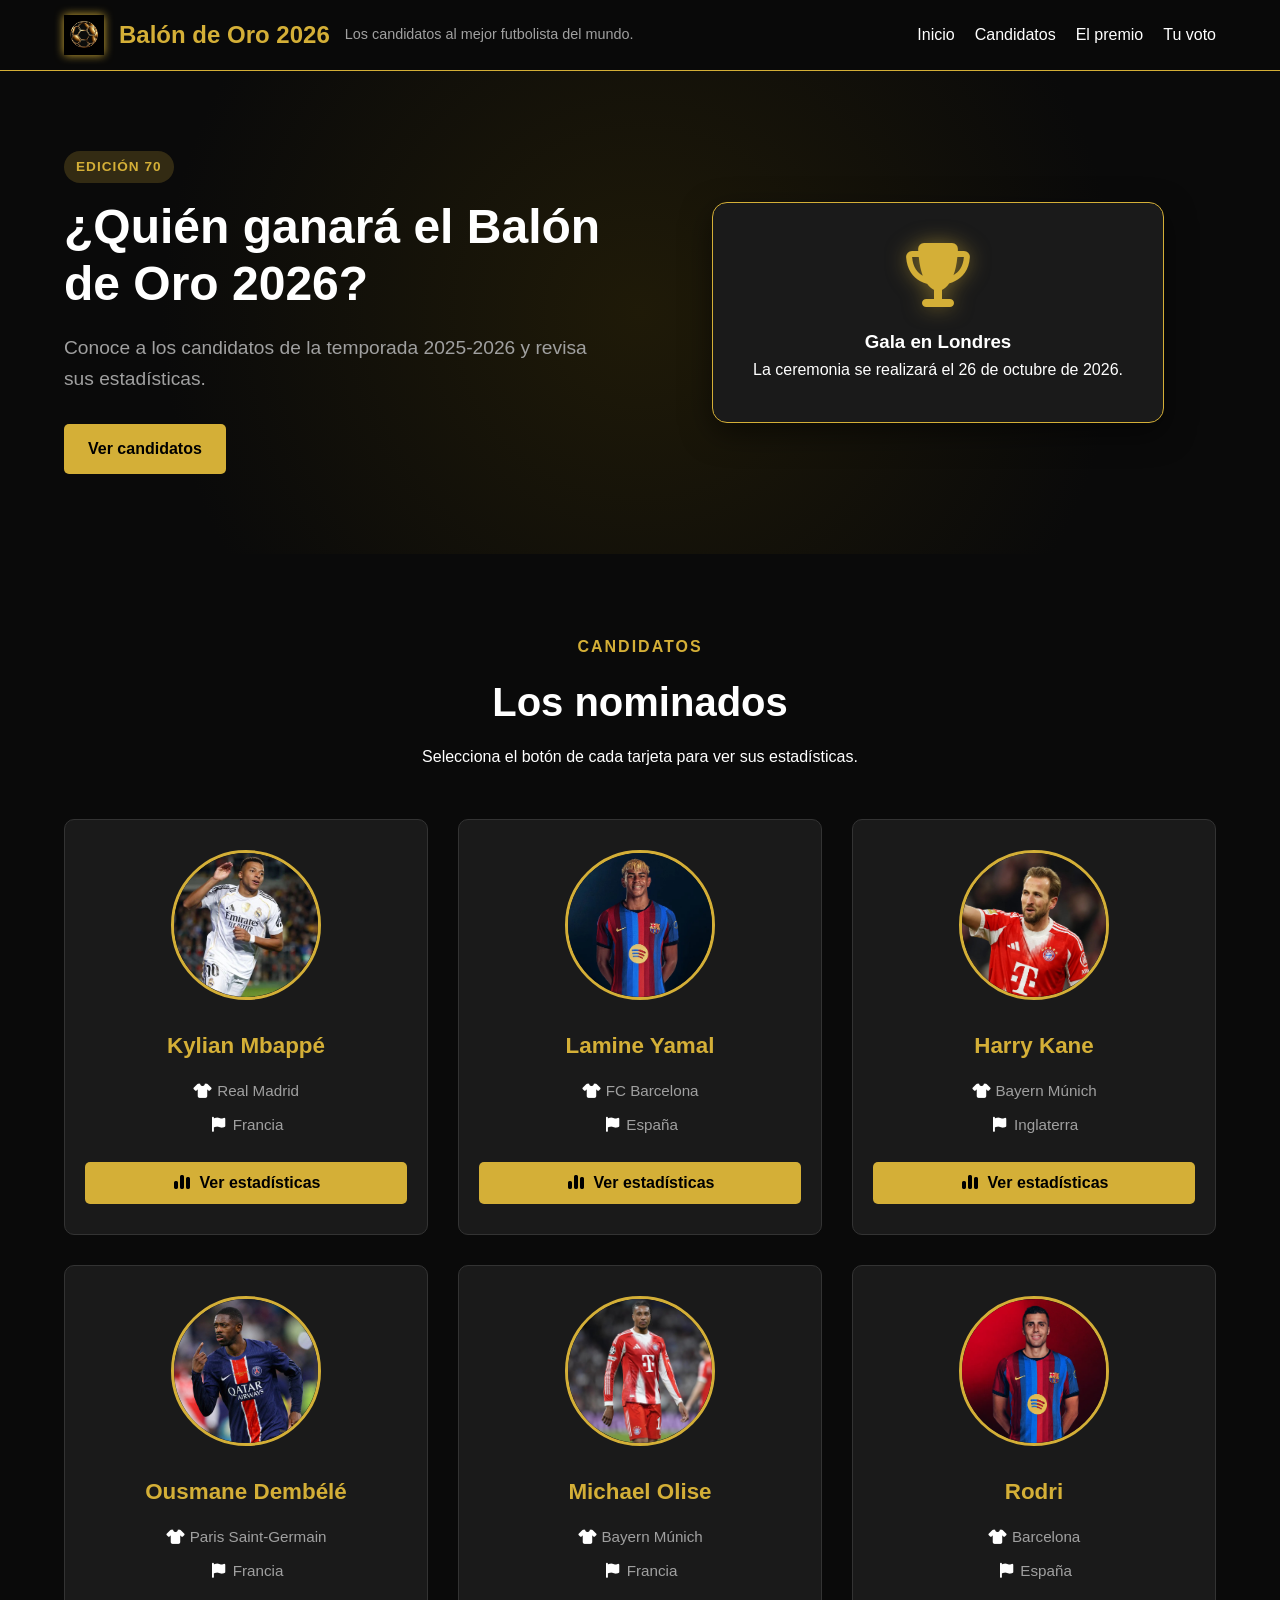
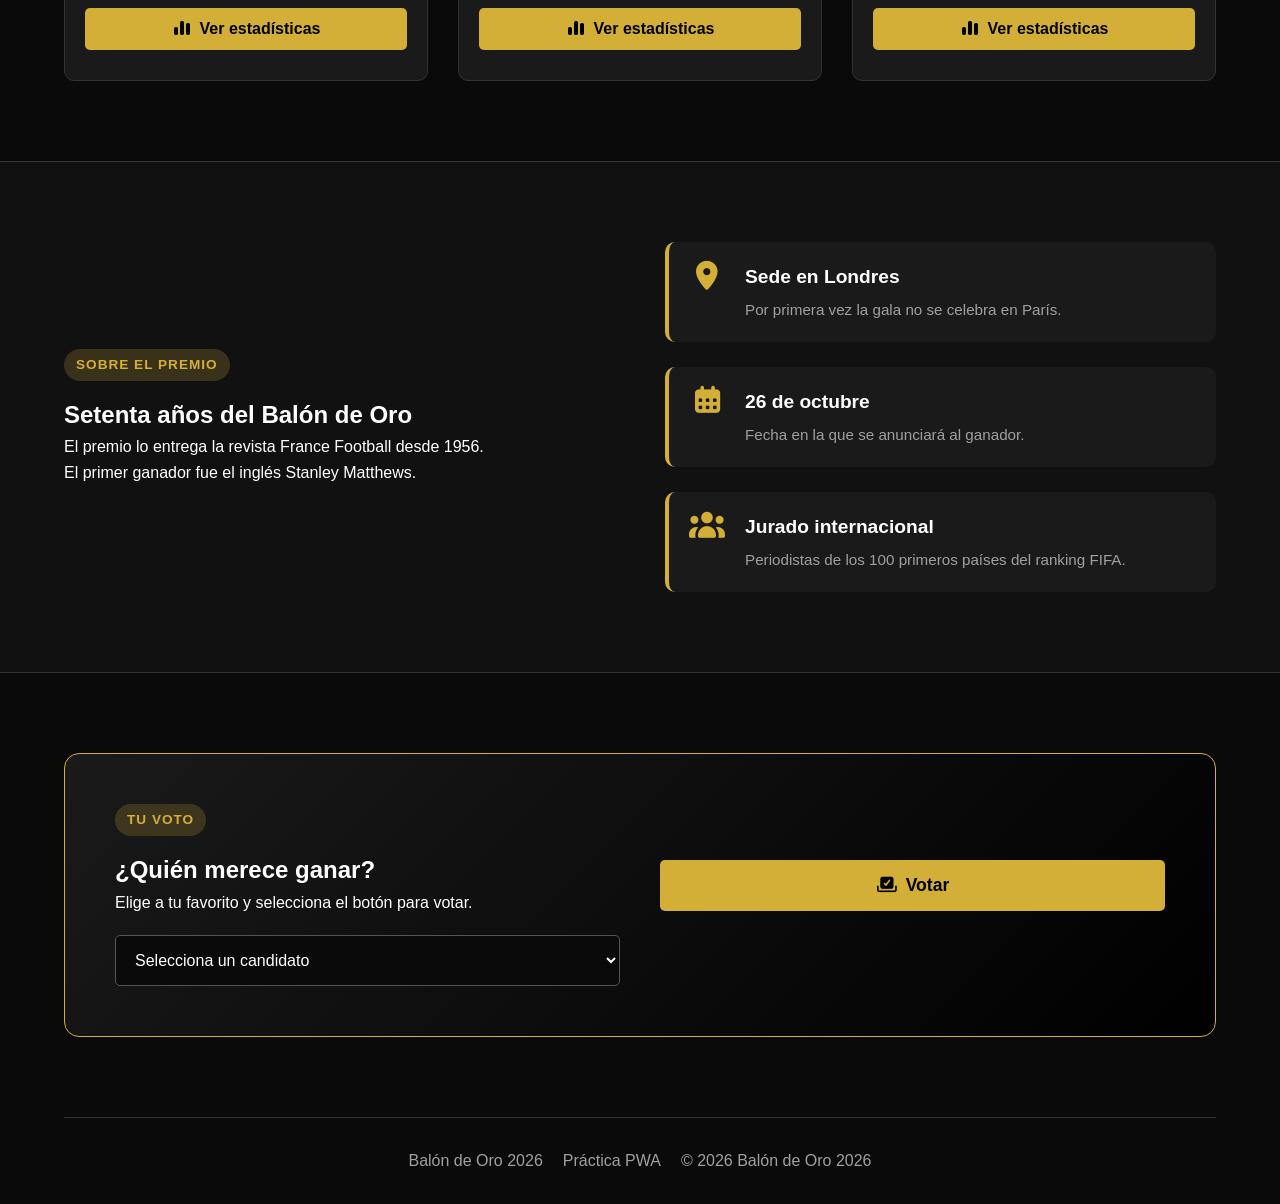
<file: index.html>
<!DOCTYPE html>
<html lang="es">
<head>
    <meta charset="UTF-8">
    <meta name="viewport" content="width=device-width, initial-scale=1.0">
    <title>Balón de Oro 2026</title>

    <meta name="theme-color" content="#0a0a0a">
    <meta name="description" content="Candidatos al Balón de Oro 2026: estadísticas, premio y votación.">

    <link rel="manifest" href="manifest.json">
    <link rel="icon" href="img/icons/icon-192.png">
    <link rel="apple-touch-icon" href="img/icons/icon-192.png">
    <link rel="stylesheet" href="lib/fontawesome/css/all.min.css">
    <link rel="stylesheet" href="css/estilos.css">
</head>
<body>

    <header class="encabezado">
        <div class="contenedor encabezado-contenido">
            <div class="marca">
                <img src="img/logo.jpg" class="logo" alt="Logo">
                <h1>Balón de Oro 2026</h1>
                <p>Los candidatos al mejor futbolista del mundo.</p>
            </div>

            <nav class="menu">
                <a href="#inicio">Inicio</a>
                <a href="#candidatos">Candidatos</a>
                <a href="#premio">El premio</a>
                <a href="#contacto">Tu voto</a>
            </nav>
        </div>
    </header>

    <main>
        <section id="inicio" class="hero">
            <div class="contenedor hero-contenido">
                <div class="hero-texto">
                    <span class="etiqueta">Edición 70</span>
                    <h2>¿Quién ganará el Balón de Oro 2026?</h2>
                    <p>Conoce a los candidatos de la temporada 2025-2026 y revisa sus estadísticas.</p>
                    <a href="#candidatos" class="boton boton-principal">Ver candidatos</a>
                </div>
                <div class="hero-imagen">
                    <div class="tarjeta-destacada">
                        <i class="fas fa-trophy icono grande"></i>
                        <h3>Gala en Londres</h3>
                        <p>La ceremonia se realizará el 26 de octubre de 2026.</p>
                    </div>
                </div>
            </div>
        </section>

        <section id="candidatos" class="seccion">
            <div class="contenedor">
                <div class="titulo-seccion">
                    <span>Candidatos</span>
                    <h2>Los nominados</h2>
                    <p>Selecciona el botón de cada tarjeta para ver sus estadísticas.</p>
                </div>
                <div class="candidatos-grid">

                    <article class="tarjeta-candidato">
                        <img src="img/mbappe.jpg" class="foto-candidato" alt="Kylian Mbappé">
                        <h3>Kylian Mbappé</h3>
                        <p><i class="fas fa-shirt"></i> Real Madrid</p>
                        <p><i class="fas fa-flag"></i> Francia</p>
                        <button type="button" class="boton boton-principal btn-candidato" data-modal="modalMbappe"><i class="fas fa-chart-simple"></i>Ver estadísticas</button>
                    </article>

                    <article class="tarjeta-candidato">
                        <img src="img/yamal.jpg" class="foto-candidato" alt="Lamine Yamal">
                        <h3>Lamine Yamal</h3>
                        <p><i class="fas fa-shirt"></i> FC Barcelona</p>
                        <p><i class="fas fa-flag"></i> España</p>
                        <button type="button" class="boton boton-principal btn-candidato" data-modal="modalYamal"><i class="fas fa-chart-simple"></i>Ver estadísticas</button>
                    </article>

                    <article class="tarjeta-candidato">
                        <img src="img/kane.jpg" class="foto-candidato" alt="Harry Kane">
                        <h3>Harry Kane</h3>
                        <p><i class="fas fa-shirt"></i> Bayern Múnich</p>
                        <p><i class="fas fa-flag"></i> Inglaterra</p>
                        <button type="button" class="boton boton-principal btn-candidato" data-modal="modalKane"><i class="fas fa-chart-simple"></i>Ver estadísticas</button>
                    </article>

                    <article class="tarjeta-candidato">
                        <img src="img/dembele.jpg" class="foto-candidato" alt="Ousmane Dembélé">
                        <h3>Ousmane Dembélé</h3>
                        <p><i class="fas fa-shirt"></i> Paris Saint-Germain</p>
                        <p><i class="fas fa-flag"></i> Francia</p>
                        <button type="button" class="boton boton-principal btn-candidato" data-modal="modalDembele"><i class="fas fa-chart-simple"></i>Ver estadísticas</button>
                    </article>

                    <article class="tarjeta-candidato">
                        <img src="img/olise.jpg" class="foto-candidato" alt="Michael Olise">
                        <h3>Michael Olise</h3>
                        <p><i class="fas fa-shirt"></i> Bayern Múnich</p>
                        <p><i class="fas fa-flag"></i> Francia</p>
                        <button type="button" class="boton boton-principal btn-candidato" data-modal="modalOlise"><i class="fas fa-chart-simple"></i>Ver estadísticas</button>
                    </article>

                    <article class="tarjeta-candidato">
                        <img src="img/rodri.jpg" class="foto-candidato" alt="Rodri">
                        <h3>Rodri</h3>
                        <p><i class="fas fa-shirt"></i> Barcelona</p>
                        <p><i class="fas fa-flag"></i> España</p>
                        <button type="button" class="boton boton-principal btn-candidato" data-modal="modalRodri"><i class="fas fa-chart-simple"></i>Ver estadísticas</button>
                    </article>

                </div>
            </div>
        </section>

        <section id="premio" class="seccion seccion-secundaria">
            <div class="contenedor">
                <div class="informacion-grid">
                    <div>
                        <span class="etiqueta">Sobre el premio</span>
                        <h2>Setenta años del Balón de Oro</h2>
                        <p>El premio lo entrega la revista France Football desde 1956.</p>
                        <p>El primer ganador fue el inglés Stanley Matthews.</p>
                    </div>
                    <div class="panel-caracteristicas">
                        <div class="caracteristica">
                            <span><i class="fas fa-location-dot"></i></span>
                            <div>
                                <strong>Sede en Londres</strong>
                                <p>Por primera vez la gala no se celebra en París.</p>
                            </div>
                        </div>
                        <div class="caracteristica">
                            <span><i class="fas fa-calendar-days"></i></span>
                            <div>
                                <strong>26 de octubre</strong>
                                <p>Fecha en la que se anunciará al ganador.</p>
                            </div>
                        </div>
                        <div class="caracteristica">
                            <span><i class="fas fa-users"></i></span>
                            <div>
                                <strong>Jurado internacional</strong>
                                <p>Periodistas de los 100 primeros países del ranking FIFA.</p>
                            </div>
                        </div>
                    </div>
                </div>
            </div>
        </section>

        <section class="seccion" id="contacto">
            <div class="contenedor">
                <div class="contacto">
                    <div>
                        <span class="etiqueta">Tu voto</span>
                        <h2>¿Quién merece ganar?</h2>
                        <p>Elige a tu favorito y selecciona el botón para votar.</p>
                        <select id="selectVoto">
                            <option value="">Selecciona un candidato</option>
                            <option value="Kylian Mbappé">Kylian Mbappé</option>
                            <option value="Lamine Yamal">Lamine Yamal</option>
                            <option value="Harry Kane">Harry Kane</option>
                            <option value="Ousmane Dembélé">Ousmane Dembélé</option>
                            <option value="Michael Olise">Michael Olise</option>
                            <option value="Rodri">Rodri</option>
                        </select>
                    </div>
                    <div>
                        <button type="button" id="btnVotar" class="boton boton-principal"><i class="fas fa-check-to-slot"></i>Votar</button>
                        <p id="mensajeVoto" class="mensaje-voto"></p>
                        <button type="button" id="btnInstalar" class="boton boton-instalar" hidden><i class="fas fa-download"></i>Instalar aplicación</button>
                        <p id="estadoInstalacion" class="estado-instalacion" aria-live="polite"></p>
                    </div>
                </div>
            </div>
        </section>
    </main>

    <footer class="contenedor pie-contenido">
        <p>Balón de Oro 2026</p>
        <p>Práctica PWA</p>
        <p id="year"></p>
    </footer>

    <!-- MODALES: uno por candidato, con sus estadísticas -->
    <div id="modalMbappe" class="modal">
        <div class="modal-contenido">
            <button type="button" class="cerrar-modal" aria-label="Cerrar">&times;</button>
            <img src="img/mbappe.jpg" class="modal-foto" alt="Kylian Mbappé">
            <h2>Kylian Mbappé</h2>
            <p>Real Madrid · Francia</p>
            <ul class="modal-estadisticas">
                <li><i class="fas fa-futbol"></i> 25 goles y 5 asistencias en LaLiga (máximo goleador)</li>
                <li><i class="fas fa-futbol"></i> 15 goles en la Champions League (máximo goleador)</li>
                <li><i class="fas fa-trophy"></i> Bota de oro del Mundial con 10 goles</li>
            </ul>
            <button type="button" class="boton boton-principal aceptar-modal"><i class="fas fa-check"></i>Cerrar</button>
        </div>
    </div>

    <div id="modalYamal" class="modal">
        <div class="modal-contenido">
            <button type="button" class="cerrar-modal" aria-label="Cerrar">&times;</button>
            <img src="img/yamal.jpg" class="modal-foto" alt="Lamine Yamal">
            <h2>Lamine Yamal</h2>
            <p>FC Barcelona · España</p>
            <ul class="modal-estadisticas">
                <li><i class="fas fa-trophy"></i> Campeón del Mundial 2026</li>
                <li><i class="fas fa-trophy"></i> Campeón de LaLiga</li>
                <li><i class="fas fa-trophy"></i> Campeón de la Supercopa de España</li>
            </ul>
            <button type="button" class="boton boton-principal aceptar-modal"><i class="fas fa-check"></i>Cerrar</button>
        </div>
    </div>

    <div id="modalKane" class="modal">
        <div class="modal-contenido">
            <button type="button" class="cerrar-modal" aria-label="Cerrar">&times;</button>
            <img src="img/kane.jpg" class="modal-foto" alt="Harry Kane">
            <h2>Harry Kane</h2>
            <p>Bayern Múnich · Inglaterra</p>
            <ul class="modal-estadisticas">
                <li><i class="fas fa-medal"></i> Bota de oro europea con 36 goles</li>
                <li><i class="fas fa-medal"></i> Medalla de bronce en el Mundial 2026</li>
                <li><i class="fas fa-medal"></i> Campeón de Bundesliga</li>
                <li><i class="fas fa-medal"></i> Campeón de la Copa de Alemania</li>
                <li><i class="fas fa-medal"></i> Campeón de la Supercopa de Alemania</li>
                
            </ul>
            <button type="button" class="boton boton-principal aceptar-modal"><i class="fas fa-check"></i>Cerrar</button>
        </div>
    </div>

    <div id="modalDembele" class="modal">
        <div class="modal-contenido">
            <button type="button" class="cerrar-modal" aria-label="Cerrar">&times;</button>
            <img src="img/dembele.jpg" class="modal-foto" alt="Ousmane Dembélé">
            <h2>Ousmane Dembélé</h2>
            <p>Paris Saint-Germain · Francia</p>
            <ul class="modal-estadisticas">
                <li><i class="fas fa-trophy"></i> Campeón de la Champions League</li>
                <li><i class="fas fa-trophy"></i> Campeón de Ligue 1</li>
                <li><i class="fas fa-trophy"></i> Campeón de la Copa de Francia</li>
                <li><i class="fas fa-trophy"></i> Campeón de la Supercopa de Francia y de Europa</li>
            </ul>
            <button type="button" class="boton boton-principal aceptar-modal"><i class="fas fa-check"></i>Cerrar</button>
        </div>
    </div>

    <div id="modalOlise" class="modal">
        <div class="modal-contenido">
            <button type="button" class="cerrar-modal" aria-label="Cerrar">&times;</button>
            <img src="img/olise.jpg" class="modal-foto" alt="Michael Olise">
            <h2>Michael Olise</h2>
            <p>Bayern Munich · Alemania</p>
            <ul class="modal-estadisticas">
                <li><i class="fas fa-medal"></i> Campeón de Bundesliga</li>
                <li><i class="fas fa-medal"></i> Campeón de la Copa de Alemania</li>
                <li><i class="fas fa-medal"></i> Campeón de la Supercopa de Alemania</li>
            </ul>
            <button type="button" class="boton boton-principal aceptar-modal"><i class="fas fa-check"></i>Cerrar</button>
        </div>
    </div>

    <div id="modalRodri" class="modal">
        <div class="modal-contenido">
            <button type="button" class="cerrar-modal" aria-label="Cerrar">&times;</button>
            <img src="img/rodri.jpg" class="modal-foto" alt="Rodri">
            <h2>Rodri</h2>
            <p>Barcelona · España</p>
            <ul class="modal-estadisticas">
                <li><i class="fas fa-trophy"></i> Campeón del Mundial 2026</li>
                <li><i class="fas fa-trophy"></i> Balon de Oro del Mundial 2026</li>
                <li><i class="fas fa-trophy"></i> Campeón de FA Cup</li>
                <li><i class="fas fa-trophy"></i> Campeón del Carabao Cup</li>
                
            </ul>
            <button type="button" class="boton boton-principal aceptar-modal"><i class="fas fa-check"></i>Cerrar</button>
        </div>
    </div>

    

    <script src="js/app.js"></script>
</body>
</html>
</file>
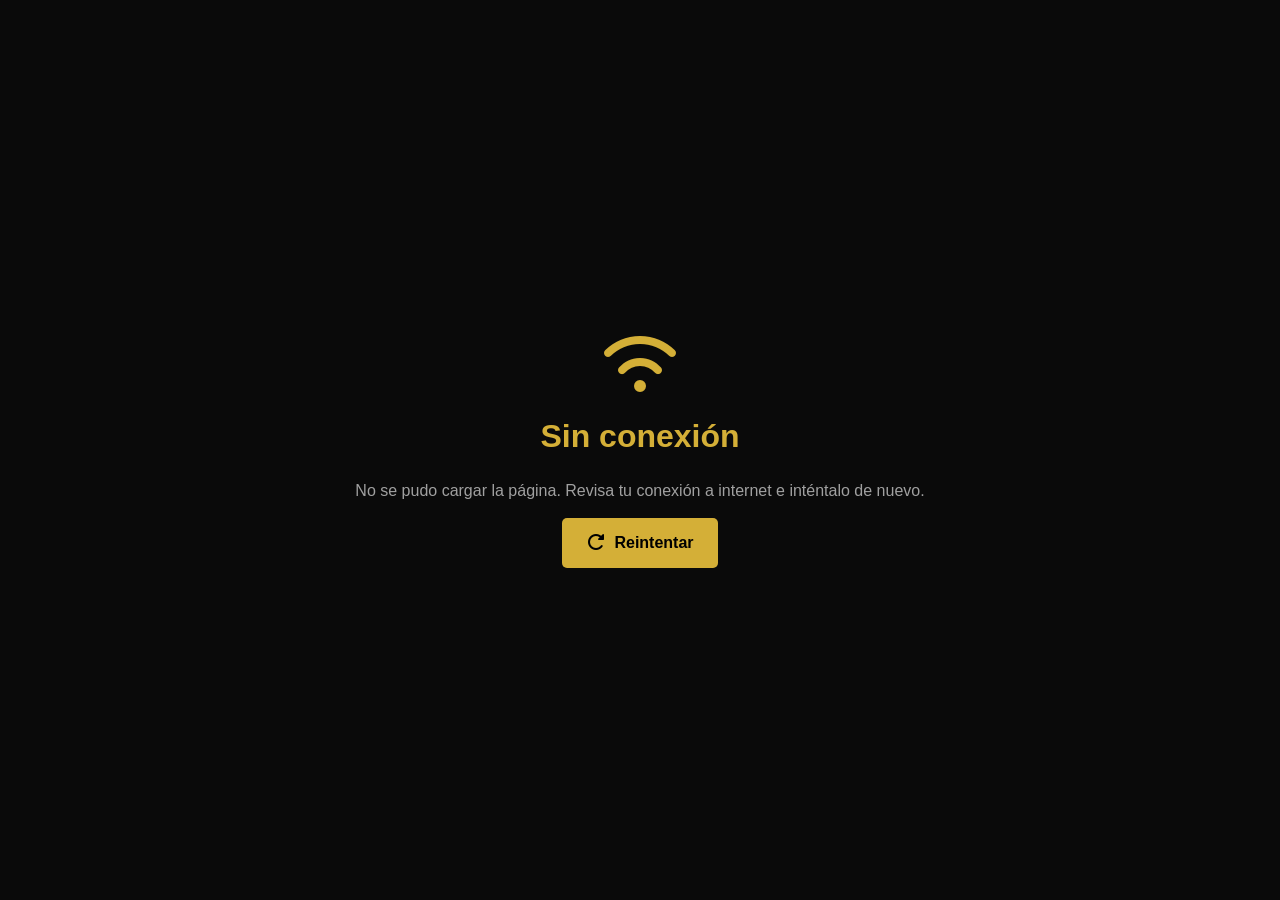
<file: offline.html>
<!DOCTYPE html>
<html lang="es">
<head>
    <meta charset="UTF-8">
    <meta name="viewport" content="width=device-width, initial-scale=1.0">
    <title>Sin conexión | Balón de Oro 2026</title>
    <meta name="theme-color" content="#0a0a0a">
    <link rel="stylesheet" href="lib/fontawesome/css/all.min.css">
    <link rel="stylesheet" href="css/estilos.css">
    <style>
        .sin-conexion {
            min-height: 100vh;
            display: flex;
            flex-direction: column;
            align-items: center;
            justify-content: center;
            gap: 15px;
            padding: 24px;
            text-align: center;
        }

        .sin-conexion i.icono-offline {
            font-size: 4rem;
            color: var(--color-dorado);
        }

        .sin-conexion h1 {
            color: var(--color-dorado);
        }

        .sin-conexion p {
            color: var(--color-texto-mutado);
        }
    </style>
</head>
<body>
    <main class="sin-conexion">
        <i class="fas fa-wifi icono-offline"></i>
        <h1>Sin conexión</h1>
        <p>No se pudo cargar la página. Revisa tu conexión a internet e inténtalo de nuevo.</p>
        <a href="./" class="boton boton-principal"><i class="fas fa-rotate-right"></i>Reintentar</a>
    </main>
</body>
</html>
</file>
<file: css/estilos.css>
/* =========================================
   VARIABLES DE COLOR Y ESTILO
========================================= */
:root {
    --color-fondo: #0a0a0a;          /* Negro profundo */
    --color-superficie: #1a1a1a;     /* Gris muy oscuro para tarjetas */
    --color-dorado: #d4af37;         /* Dorado brillante */
    --color-dorado-oscuro: #b5952f;  /* Dorado oscuro para hover */
    --color-texto: #ffffff;          /* Blanco */
    --color-texto-mutado: #a0a0a0;   /* Gris claro para textos secundarios */
    --borde-dorado: 1px solid var(--color-dorado);
    --fuente-principal: 'Segoe UI', Roboto, Helvetica, Arial, sans-serif;
}

/* =========================================
   ESTILOS GENERALES
========================================= */
* {
    margin: 0;
    padding: 0;
    box-sizing: border-box;
}

html {
    scroll-behavior: smooth;
}

body {
    background-color: var(--color-fondo);
    color: var(--color-texto);
    font-family: var(--fuente-principal);
    line-height: 1.6;
}

.contenedor {
    width: 90%;
    max-width: 1200px;
    margin: 0 auto;
}

/* =========================================
   BOTONES Y ETIQUETAS
========================================= */
.boton {
    display: inline-block;
    padding: 12px 24px;
    font-size: 1rem;
    font-weight: bold;
    text-decoration: none;
    text-align: center;
    border-radius: 5px;
    cursor: pointer;
    transition: all 0.3s ease;
    border: none;
}

.boton-principal {
    background-color: var(--color-dorado);
    color: #000000;
}

.boton-principal:hover {
    background-color: var(--color-dorado-oscuro);
    transform: translateY(-2px);
    box-shadow: 0 4px 10px rgba(212, 175, 55, 0.4);
}

.boton i {
    margin-right: 8px;
}

.etiqueta {
    display: inline-block;
    background-color: rgba(212, 175, 55, 0.2);
    color: var(--color-dorado);
    padding: 5px 12px;
    border-radius: 20px;
    font-size: 0.85rem;
    font-weight: bold;
    text-transform: uppercase;
    letter-spacing: 1px;
    margin-bottom: 15px;
}

/* =========================================
   ENCABEZADO Y NAVEGACIÓN
========================================= */
.encabezado {
    background-color: rgba(10, 10, 10, 0.95);
    border-bottom: var(--borde-dorado);
    position: sticky;
    top: 0;
    z-index: 100;
    padding: 15px 0;
}

.encabezado-contenido {
    display: flex;
    justify-content: space-between;
    align-items: center;
    flex-wrap: wrap;
    gap: 20px;
}

.marca {
    display: flex;
    align-items: center;
    gap: 15px;
}

.logo {
    width: 40px;
    height: auto;
    filter: drop-shadow(0 0 5px var(--color-dorado));
}

.marca h1 {
    font-size: 1.5rem;
    color: var(--color-dorado);
    margin: 0;
}

.marca p {
    display: none; /* Oculto en móbiles para ahorrar espacio */
    font-size: 0.9rem;
    color: var(--color-texto-mutado);
}

.menu {
    display: flex;
    gap: 20px;
}

.menu a {
    color: var(--color-texto);
    text-decoration: none;
    font-weight: 500;
    transition: color 0.3s ease;
}

.menu a:hover {
    color: var(--color-dorado);
}

/* =========================================
   SECCIÓN HERO (INICIO)
========================================= */
.hero {
    padding: 80px 0;
    background: radial-gradient(circle at center, #1f1a08 0%, var(--color-fondo) 70%);
}

.hero-contenido {
    display: flex;
    align-items: center;
    justify-content: space-between;
    gap: 40px;
}

.hero-texto {
    flex: 1;
}

.hero-texto h2 {
    font-size: 3rem;
    line-height: 1.2;
    margin-bottom: 20px;
}

.hero-texto p {
    font-size: 1.2rem;
    color: var(--color-texto-mutado);
    margin-bottom: 30px;
}

.hero-imagen {
    flex: 1;
    display: flex;
    justify-content: center;
}

.tarjeta-destacada {
    background-color: var(--color-superficie);
    border: var(--borde-dorado);
    border-radius: 15px;
    padding: 40px;
    text-align: center;
    box-shadow: 0 10px 30px rgba(0, 0, 0, 0.5);
}

.icono.grande {
    font-size: 4rem;
    color: var(--color-dorado);
    margin-bottom: 20px;
    filter: drop-shadow(0 0 10px rgba(212, 175, 55, 0.5));
}

/* =========================================
   SECCIONES GENERALES
========================================= */
.seccion {
    padding: 80px 0;
}

.seccion-secundaria {
    background-color: #111111;
    border-top: 1px solid #333;
    border-bottom: 1px solid #333;
}

.titulo-seccion {
    text-align: center;
    margin-bottom: 50px;
}

.titulo-seccion span {
    color: var(--color-dorado);
    text-transform: uppercase;
    font-weight: bold;
    letter-spacing: 2px;
}

.titulo-seccion h2 {
    font-size: 2.5rem;
    margin: 10px 0;
}

/* =========================================
   TARJETAS DE CANDIDATOS (GRID)
========================================= */
.candidatos-grid {
    display: grid;
    grid-template-columns: repeat(auto-fit, minmax(280px, 1fr));
    gap: 30px;
}

.tarjeta-candidato {
    background-color: var(--color-superficie);
    border-radius: 10px;
    padding: 30px 20px;
    text-align: center;
    transition: transform 0.3s ease, box-shadow 0.3s ease;
    border: 1px solid #333;
}

.tarjeta-candidato:hover {
    transform: translateY(-10px);
    box-shadow: 0 10px 20px rgba(212, 175, 55, 0.15);
    border-color: var(--color-dorado);
}

.foto-candidato {
    width: 150px;
    height: 150px;
    object-fit: cover;
    border-radius: 50%;
    border: 3px solid var(--color-dorado);
    margin-bottom: 20px;
}

.tarjeta-candidato h3 {
    font-size: 1.4rem;
    margin-bottom: 15px;
    color: var(--color-dorado);
}

.tarjeta-candidato p {
    color: var(--color-texto-mutado);
    margin-bottom: 10px;
    font-size: 0.95rem;
}

.tarjeta-candidato p i {
    width: 20px;
    color: var(--color-texto);
}

.tarjeta-candidato .btn-candidato {
    margin-top: 15px;
    width: 100%;
}

/* =========================================
   SECCIÓN EL PREMIO
========================================= */
.informacion-grid {
    display: grid;
    grid-template-columns: 1fr 1fr;
    gap: 50px;
    align-items: center;
}

.panel-caracteristicas {
    display: flex;
    flex-direction: column;
    gap: 25px;
}

.caracteristica {
    display: flex;
    gap: 20px;
    align-items: flex-start;
    background-color: var(--color-superficie);
    padding: 20px;
    border-radius: 10px;
    border-left: 4px solid var(--color-dorado);
}

.caracteristica span i {
    font-size: 1.8rem;
    color: var(--color-dorado);
}

.caracteristica strong {
    font-size: 1.2rem;
    display: block;
    margin-bottom: 5px;
}

.caracteristica p {
    color: var(--color-texto-mutado);
    font-size: 0.95rem;
}

/* =========================================
   SECCIÓN CONTACTO / VOTO
========================================= */
.contacto {
    background: linear-gradient(135deg, var(--color-superficie) 0%, #000000 100%);
    border: var(--borde-dorado);
    border-radius: 15px;
    padding: 50px;
    display: grid;
    grid-template-columns: 1fr 1fr;
    gap: 40px;
    align-items: center;
}

select#selectVoto {
    width: 100%;
    padding: 15px;
    margin-top: 20px;
    background-color: var(--color-fondo);
    color: var(--color-texto);
    border: 1px solid #555;
    border-radius: 5px;
    font-size: 1rem;
    outline: none;
}

select#selectVoto:focus {
    border-color: var(--color-dorado);
}

#btnVotar {
    width: 100%;
    padding: 15px;
    font-size: 1.1rem;
}

.mensaje-voto {
    margin-top: 20px;
    text-align: center;
    font-size: 1.1rem;
    font-weight: bold;
    color: var(--color-dorado);
}

/* =========================================
   PIE DE PÁGINA (FOOTER)
========================================= */
.pie-contenido {
    text-align: center;
    padding: 30px 0;
    border-top: 1px solid #333;
    color: var(--color-texto-mutado);
    display: flex;
    justify-content: center;
    gap: 20px;
    flex-wrap: wrap;
}

/* =========================================
   VENTANAS MODALES
========================================= */
.modal {
    display: none; /* Oculto por defecto, JavaScript añadirá la clase .activo */
    position: fixed;
    top: 0;
    left: 0;
    width: 100%;
    height: 100%;
    background-color: rgba(0, 0, 0, 0.85);
    z-index: 1000;
    justify-content: center;
    align-items: center;
    backdrop-filter: blur(5px);
}

.modal.activo {
    display: flex;
}

.modal-contenido {
    background-color: var(--color-superficie);
    border: 2px solid var(--color-dorado);
    border-radius: 15px;
    padding: 40px;
    width: 90%;
    max-width: 500px;
    position: relative;
    text-align: center;
    animation: aparecer 0.3s ease-out;
}

@keyframes aparecer {
    from { opacity: 0; transform: scale(0.8); }
    to { opacity: 1; transform: scale(1); }
}

.cerrar-modal {
    position: absolute;
    top: 15px;
    right: 20px;
    background: none;
    border: none;
    color: var(--color-texto-mutado);
    font-size: 2rem;
    cursor: pointer;
    transition: color 0.3s;
}

.cerrar-modal:hover {
    color: var(--color-dorado);
}

.modal-foto {
    width: 150px;
    height: 150px;
    object-fit: cover;
    border-radius: 50%;
    border: 3px solid var(--color-dorado);
    margin-bottom: 20px;
}

.modal-contenido h2 {
    color: var(--color-dorado);
    margin-bottom: 5px;
}

.modal-contenido p {
    color: var(--color-texto-mutado);
    margin-bottom: 20px;
}

.modal-estadisticas {
    list-style: none;
    text-align: left;
    margin-bottom: 30px;
}

.modal-estadisticas li {
    background-color: rgba(255, 255, 255, 0.05);
    padding: 12px;
    margin-bottom: 10px;
    border-radius: 5px;
    border-left: 3px solid var(--color-dorado);
}

.modal-estadisticas li i {
    color: var(--color-dorado);
    margin-right: 10px;
}

/* =========================================
   DISEÑO RESPONSIVO (MEDIA QUERIES)
========================================= */
@media (max-width: 992px) {
    .hero-texto h2 {
        font-size: 2.5rem;
    }
    
    .informacion-grid, 
    .contacto {
        grid-template-columns: 1fr;
    }
}

@media (max-width: 768px) {
    .encabezado-contenido {
        justify-content: center;
        flex-direction: column;
    }
    
    .menu {
        flex-wrap: wrap;
        justify-content: center;
    }

    .hero-contenido {
        flex-direction: column;
        text-align: center;
    }

    .tarjeta-destacada {
        width: 100%;
    }
}

@media (min-width: 769px) {
    .marca p {
        display: block; /* Muestra el texto del logo en pantallas grandes */
    }
}

/* =========================================
   PWA: BOTÓN DE INSTALACIÓN
========================================= */

/* Sin esto, "hidden" no oculta los elementos que tienen display propio (.boton) */
[hidden] {
    display: none !important;
}

.boton-instalar {
    width: 100%;
    margin-top: 15px;
    padding: 15px;
    font-size: 1.1rem;
    background-color: transparent;
    color: var(--color-dorado);
    border: var(--borde-dorado);
}

.boton-instalar:hover {
    background-color: var(--color-dorado);
    color: #000000;
    transform: translateY(-2px);
}

.estado-instalacion {
    margin-top: 15px;
    text-align: center;
    font-weight: bold;
    color: var(--color-dorado);
}
</file>
